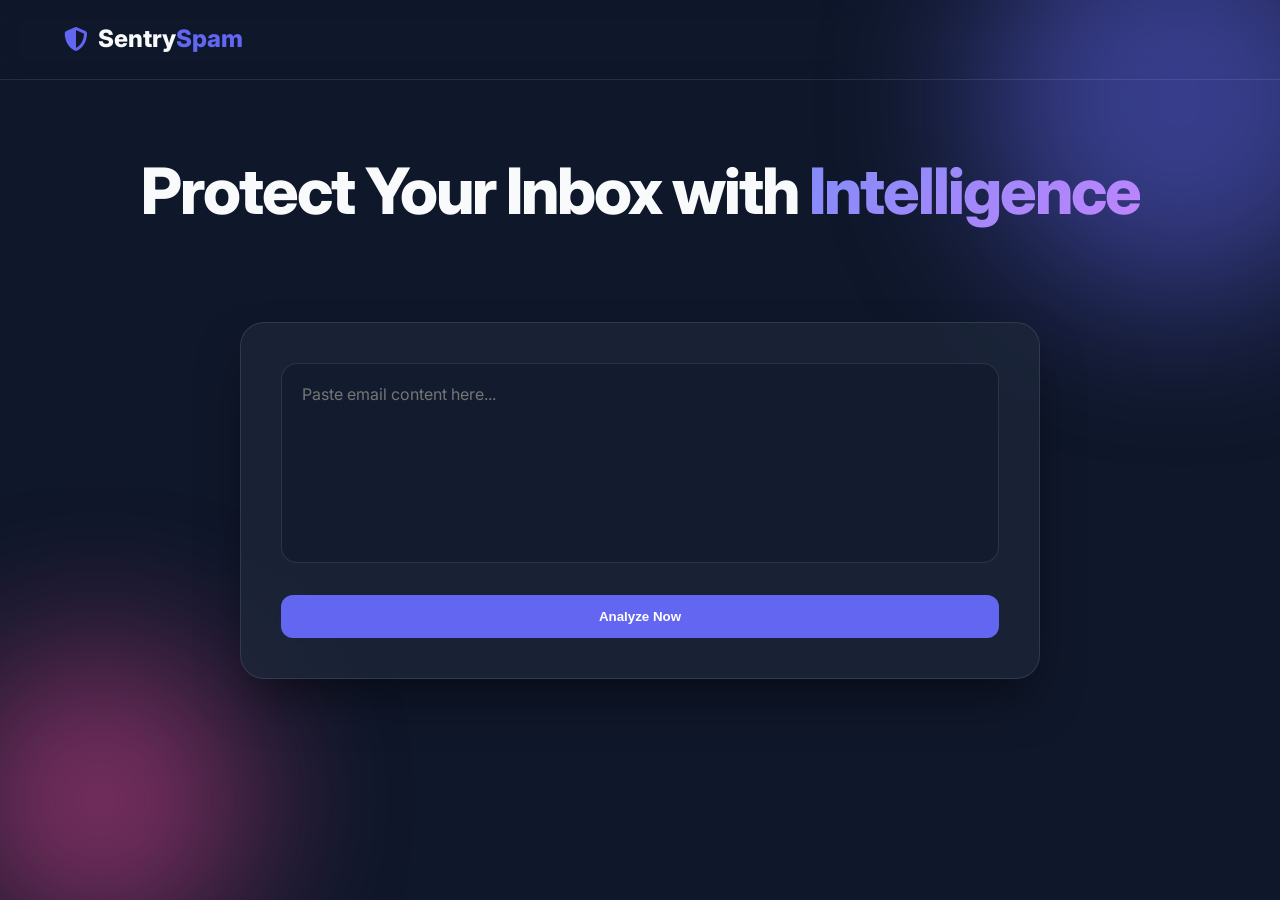
<file: index.html>
<!DOCTYPE html>
<html lang="en">
<head>
    <meta charset="UTF-8">
    <meta name="viewport" content="width=device-width, initial-scale=1.0">
    <title>SentrySpam | Premium Email AI</title>
    <meta name="description" content="AI-powered email spam detection with state-of-the-art accuracy.">
    <link rel="preconnect" href="https://fonts.googleapis.com">
    <link rel="preconnect" href="https://fonts.gstatic.com" crossorigin>
    <link href="https://fonts.googleapis.com/css2?family=Inter:wght@300;400;600;800&display=swap" rel="stylesheet">
    <link rel="stylesheet" href="https://cdnjs.cloudflare.com/ajax/libs/font-awesome/6.4.0/css/all.min.css">
    <style>
        :root {
            --primary: #6366f1;
            --primary-dark: #4f46e5;
            --accent: #10b981;
            --danger: #ef4444;
            --bg-dark: #0f172a;
            --glass-bg: rgba(30, 41, 59, 0.7);
            --glass-border: rgba(255, 255, 255, 0.1);
            --text-main: #f8fafc;
            --text-muted: #94a3b8;
            --transition: all 0.3s cubic-bezier(0.4, 0, 0.2, 1);
        }

        * { margin: 0; padding: 0; box-sizing: border-box; }

        body {
            font-family: 'Inter', sans-serif;
            background-color: var(--bg-dark);
            color: var(--text-main);
            line-height: 1.6;
            overflow-x: hidden;
            min-height: 100vh;
        }

        .background-blobs {
            position: fixed; top: 0; left: 0; width: 100%; height: 100%;
            z-index: -1; filter: blur(80px); opacity: 0.5;
        }

        .blob { position: absolute; border-radius: 50%; }
        .blob-1 { width: 400px; height: 400px; background: var(--primary); top: -100px; right: -100px; animation: move 20s infinite alternate; }
        .blob-2 { width: 300px; height: 300px; background: #ec4899; bottom: -50px; left: -50px; animation: move 15s infinite alternate-reverse; }

        @keyframes move {
            from { transform: translate(0, 0) scale(1); }
            to { transform: translate(100px, 100px) scale(1.2); }
        }

        nav { height: 80px; display: flex; align-items: center; border-bottom: 1px solid var(--glass-border); backdrop-filter: blur(10px); position: sticky; top: 0; z-index: 100; }
        .nav-container { max-width: 1200px; width: 90%; margin: 0 auto; display: flex; justify-content: space-between; align-items: center; }
        .logo { display: flex; align-items: center; gap: 10px; font-size: 1.5rem; font-weight: 800; }
        .logo i { color: var(--primary); }
        .logo span span { color: var(--primary); }

        main { max-width: 1200px; width: 90%; margin: 60px auto; }
        .hero { text-align: center; margin-bottom: 80px; }
        .hero h1 { font-size: 4rem; font-weight: 800; margin-bottom: 20px; letter-spacing: -2px; }
        .gradient-text { background: linear-gradient(135deg, #818cf8 0%, #c084fc 100%); -webkit-background-clip: text; -webkit-text-fill-color: transparent; }
        
        .glass-card { background: var(--glass-bg); backdrop-filter: blur(20px); border: 1px solid var(--glass-border); border-radius: 24px; padding: 40px; box-shadow: 0 25px 50px -12px rgba(0, 0, 0, 0.5); max-width: 800px; margin: 0 auto; }
        
        textarea { width: 100%; height: 200px; background: rgba(15, 23, 42, 0.5); border: 1px solid var(--glass-border); border-radius: 16px; padding: 20px; color: var(--text-main); font-family: inherit; font-size: 1rem; resize: none; margin-bottom: 24px; }
        
        .actions { display: flex; gap: 16px; }
        .primary-btn { background: var(--primary); color: white; border: none; padding: 14px 32px; border-radius: 12px; font-weight: 600; cursor: pointer; flex: 1; transition: var(--transition); }
        .primary-btn:hover { background: var(--primary-dark); transform: translateY(-2px); }

        .result-container { margin-top: 30px; padding: 20px; border-radius: 16px; background: rgba(255, 255, 255, 0.03); display: none; }
        .progress-bg { height: 8px; background: rgba(255, 255, 255, 0.1); border-radius: 4px; overflow: hidden; margin-top: 10px; }
        .progress-fill { height: 100%; width: 0; transition: width 1s; }
        .bg-spam { background: var(--danger); }
        .bg-ham { background: var(--accent); }
    </style>
</head>
<body>
    <div class="background-blobs"><div class="blob blob-1"></div><div class="blob blob-2"></div></div>
    <nav><div class="nav-container"><div class="logo"><i class="fas fa-shield-halved"></i><span>Sentry<span>Spam</span></span></div></div></nav>
    <main>
        <section class="hero"><h1>Protect Your Inbox with <span class="gradient-text">Intelligence</span></h1></section>
        <div class="glass-card">
            <textarea id="email-text" placeholder="Paste email content here..."></textarea>
            <div class="actions">
                <button id="analyze-btn" class="primary-btn">Analyze Now</button>
            </div>
            <div id="result-container" class="result-container">
                <h3 id="result-label">Result</h3>
                <div class="progress-bg"><div id="progress-fill" class="progress-fill"></div></div>
            </div>
        </div>
    </main>
    <script>
        // Note: In a real deployment, this URL would be your Render/HuggingFace URL
        const API_URL = 'https://cruel-coats-kiss.loca.lt'; 

        document.getElementById('analyze-btn').addEventListener('click', async () => {
            const text = document.getElementById('email-text').value;
            const btn = document.getElementById('analyze-btn');
            const result = document.getElementById('result-container');
            
            btn.textContent = 'Analyzing...';
            
            try {
                const response = await fetch(`${API_URL}/analyze`, {
                    method: 'POST',
                    headers: { 'Content-Type': 'application/json' },
                    body: JSON.stringify({ text })
                });
                const data = await response.json();
                
                result.style.display = 'block';
                document.getElementById('result-label').textContent = `Result: ${data.label.toUpperCase()} (${data.confidence}%)`;
                const fill = document.getElementById('progress-fill');
                fill.className = `progress-fill ${data.label.toLowerCase() === 'spam' ? 'bg-spam' : 'bg-ham'}`;
                fill.style.width = `${data.confidence}%`;
            } catch (e) {
                alert('Connection to AI Engine failed. Make sure your local server and tunnel are running!');
            } finally {
                btn.textContent = 'Analyze Now';
            }
        });
    </script>
</body>
</html>
</file>
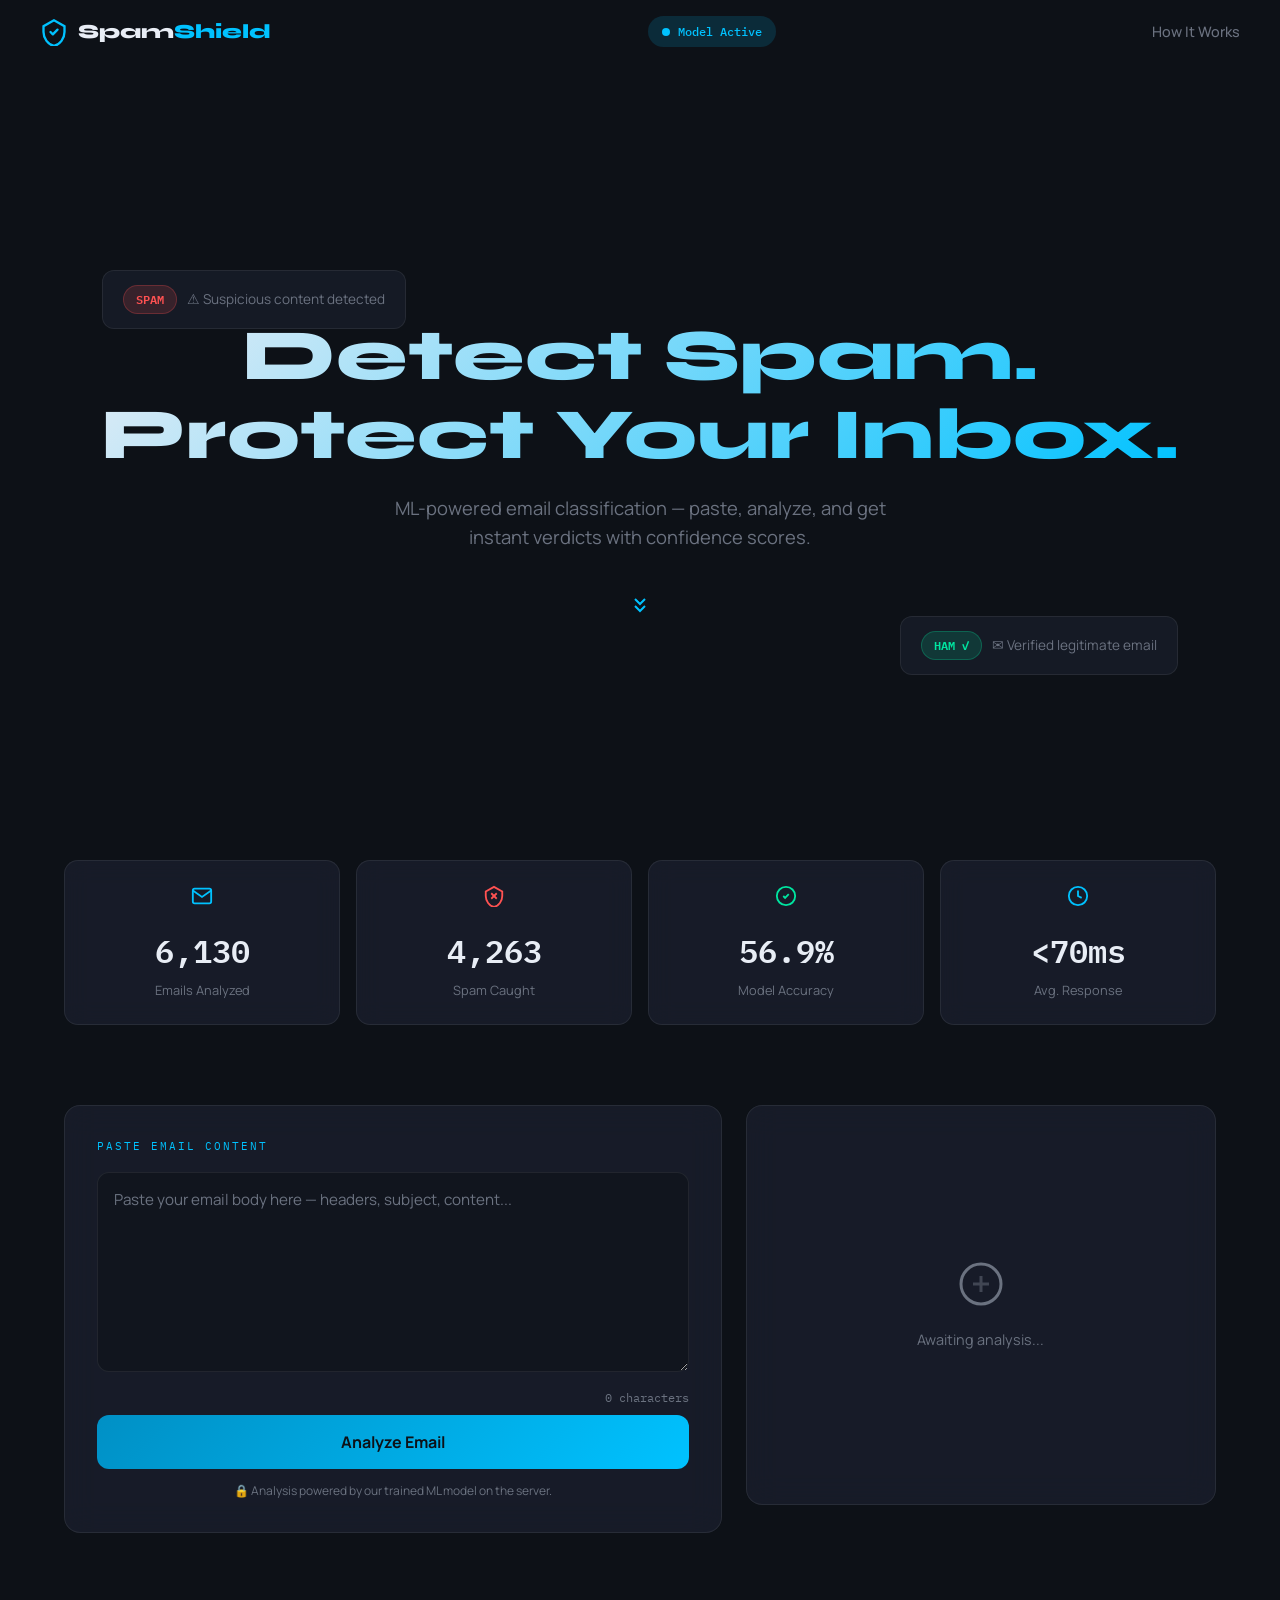
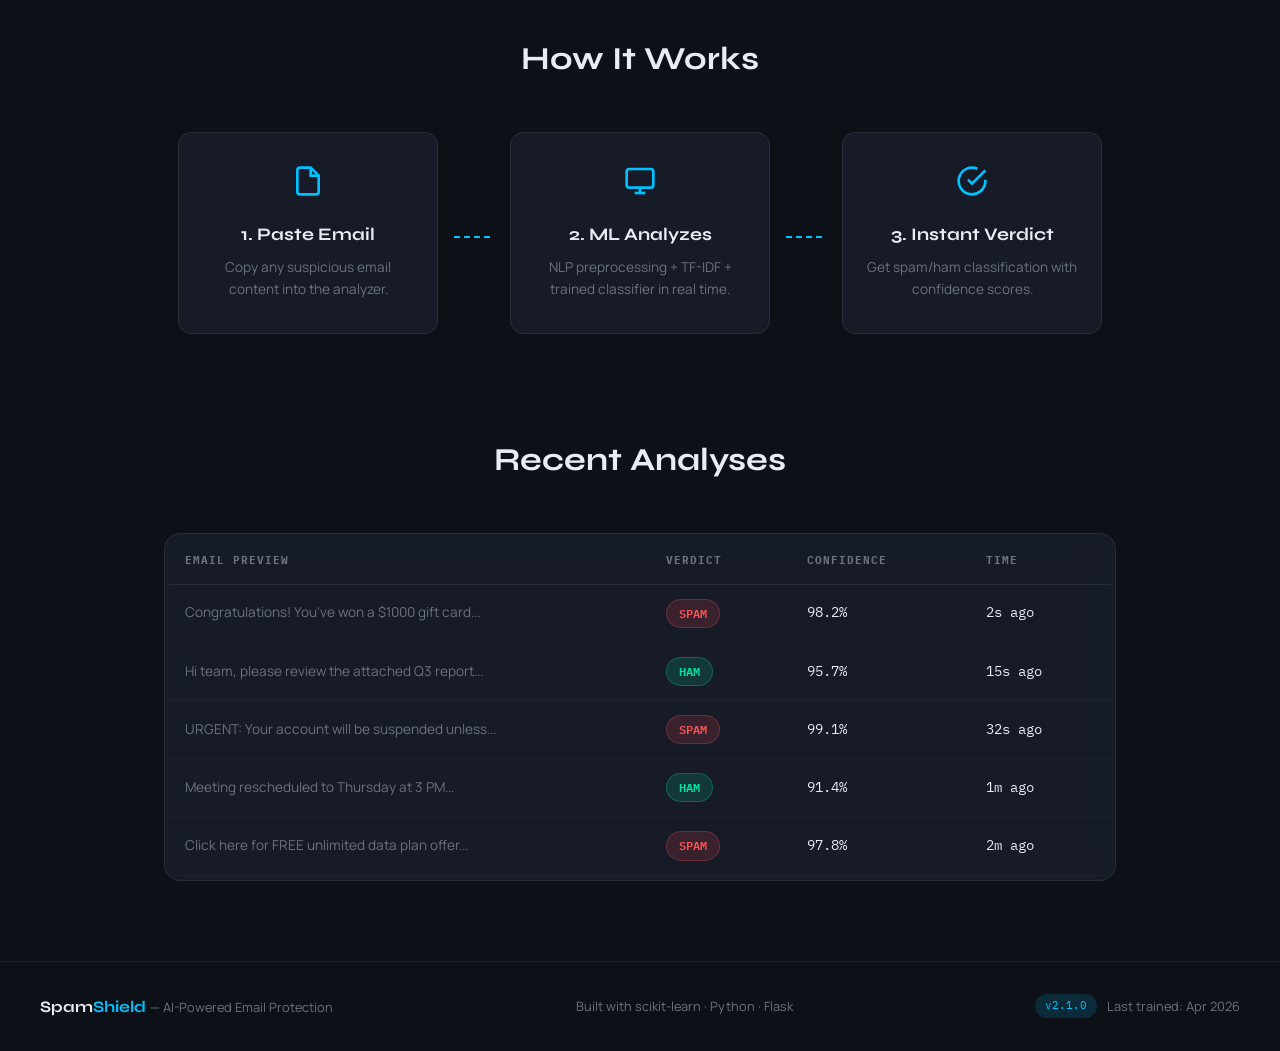
<file: templates/index.html>
<!DOCTYPE html>
<html lang="en">
<head>
    <meta charset="UTF-8">
    <meta name="viewport" content="width=device-width, initial-scale=1.0">
    <title>SpamShield — AI Email Spam Detector</title>
    <meta name="description" content="Detect spam emails instantly with machine learning. SpamShield uses NLP and trained classifiers for real-time email classification.">
    <link rel="preconnect" href="https://fonts.googleapis.com">
    <link rel="preconnect" href="https://fonts.gstatic.com" crossorigin>
    <link href="https://fonts.googleapis.com/css2?family=Syne:wght@600;700;800&family=Manrope:wght@300;400;500;600;700&family=IBM+Plex+Mono:wght@400;500;600&display=swap" rel="stylesheet">
    <link rel="stylesheet" href="/static/css/style.css">
</head>
<body>
    <!-- Noise overlay -->
    <svg class="noise-overlay" width="100%" height="100%"><filter id="noise"><feTurbulence type="fractalNoise" baseFrequency="0.65" numOctaves="3" stitchTiles="stitch"/><feColorMatrix type="saturate" values="0"/></filter><rect width="100%" height="100%" filter="url(#noise)" opacity="0.03"/></svg>

    <!-- NAVBAR -->
    <nav class="navbar" id="navbar">
        <div class="nav-inner">
            <div class="nav-brand">
                <svg class="shield-icon" viewBox="0 0 24 24" width="28" height="28" fill="none" stroke="var(--accent-teal)" stroke-width="2"><path d="M12 2L3 7v5c0 5.55 3.84 10.74 9 12 5.16-1.26 9-6.45 9-12V7l-9-5z"/><path d="M9 12l2 2 4-4" stroke-linecap="round" stroke-linejoin="round"/></svg>
                <span class="brand-text">Spam<span class="brand-accent">Shield</span></span>
            </div>
            <div class="nav-status">
                <span class="status-dot"></span>
                <span class="status-text">Model Active</span>
            </div>
            <div class="nav-links">
                <a href="#how-it-works" class="nav-link">How It Works</a>
            </div>
        </div>
    </nav>

    <!-- HERO -->
    <section class="hero" id="hero">
        <div class="hero-bg-cards">
            <div class="float-card float-spam"><span class="chip chip-spam">SPAM</span><span class="float-text">⚠ Suspicious content detected</span></div>
            <div class="float-card float-ham"><span class="chip chip-ham">HAM ✓</span><span class="float-text">✉ Verified legitimate email</span></div>
        </div>
        <div class="hero-content">
            <h1 class="hero-title">Detect Spam.<br>Protect Your Inbox.</h1>
            <p class="hero-sub">ML-powered email classification — paste, analyze, and get instant verdicts with confidence scores.</p>
            <a href="#analyzer" class="scroll-arrow" aria-label="Scroll down">
                <svg width="24" height="24" viewBox="0 0 24 24" fill="none" stroke="currentColor" stroke-width="2"><path d="M7 13l5 5 5-5M7 6l5 5 5-5"/></svg>
            </a>
        </div>
    </section>

    <!-- STATS BAR -->
    <section class="stats-bar" id="stats-bar">
        <div class="stat-card" data-target="10482"><div class="stat-icon"><svg viewBox="0 0 24 24" width="22" height="22" fill="none" stroke="var(--accent-teal)" stroke-width="2"><path d="M4 4h16c1.1 0 2 .9 2 2v12c0 1.1-.9 2-2 2H4c-1.1 0-2-.9-2-2V6c0-1.1.9-2 2-2z"/><polyline points="22,6 12,13 2,6"/></svg></div><div class="stat-number" id="stat-emails">0</div><div class="stat-label">Emails Analyzed</div></div>
        <div class="stat-card" data-target="7291"><div class="stat-icon"><svg viewBox="0 0 24 24" width="22" height="22" fill="none" stroke="var(--spam-red)" stroke-width="2"><path d="M12 2L3 7v5c0 5.55 3.84 10.74 9 12 5.16-1.26 9-6.45 9-12V7l-9-5z"/><line x1="15" y1="9" x2="9" y2="15"/><line x1="9" y1="9" x2="15" y2="15"/></svg></div><div class="stat-number" id="stat-spam">0</div><div class="stat-label">Spam Caught</div></div>
        <div class="stat-card" data-target="97.4" data-suffix="%"><div class="stat-icon"><svg viewBox="0 0 24 24" width="22" height="22" fill="none" stroke="var(--ham-green)" stroke-width="2"><circle cx="12" cy="12" r="10"/><path d="M9 12l2 2 4-4"/></svg></div><div class="stat-number" id="stat-acc">0</div><div class="stat-label">Model Accuracy</div></div>
        <div class="stat-card" data-target="120" data-prefix="<" data-suffix="ms"><div class="stat-icon"><svg viewBox="0 0 24 24" width="22" height="22" fill="none" stroke="var(--accent-teal)" stroke-width="2"><circle cx="12" cy="12" r="10"/><polyline points="12 6 12 12 16 14"/></svg></div><div class="stat-number" id="stat-speed">0</div><div class="stat-label">Avg. Response</div></div>
    </section>

    <!-- ANALYZER -->
    <section class="analyzer" id="analyzer">
        <div class="analyzer-grid">
            <!-- LEFT: Input -->
            <div class="input-panel glass-card">
                <label class="section-label">PASTE EMAIL CONTENT</label>
                <textarea id="email-text" class="email-textarea" placeholder="Paste your email body here — headers, subject, content..." spellcheck="false"></textarea>
                <div class="textarea-footer">
                    <span class="char-count" id="char-count">0 characters</span>
                </div>
                <button class="analyze-btn" id="analyze-btn">
                    <span class="btn-text">Analyze Email</span>
                    <span class="btn-loader hidden"><span class="spinner"></span>Processing...</span>
                </button>
                <p class="privacy-note">🔒 Analysis powered by our trained ML model on the server.</p>
            </div>

            <!-- RIGHT: Results -->
            <div class="result-panel glass-card" id="result-panel">
                <!-- Empty State -->
                <div class="empty-state" id="empty-state">
                    <svg width="48" height="48" viewBox="0 0 24 24" fill="none" stroke="var(--text-muted)" stroke-width="1.5"><circle cx="12" cy="12" r="10"/><path d="M8 12h8M12 8v8" opacity="0.5"/></svg>
                    <p>Awaiting analysis...</p>
                </div>
                <!-- Results (hidden initially) -->
                <div class="results-content hidden" id="results-content">
                    <div class="verdict-badge" id="verdict-badge">SPAM</div>
                    <!-- Confidence Gauge -->
                    <div class="gauge-wrap">
                        <svg class="gauge-svg" viewBox="0 0 120 120">
                            <circle class="gauge-bg" cx="60" cy="60" r="50" fill="none" stroke="var(--border-subtle)" stroke-width="8" stroke-dasharray="236" stroke-dashoffset="0" transform="rotate(-90 60 60)"/>
                            <circle class="gauge-fill" id="gauge-fill" cx="60" cy="60" r="50" fill="none" stroke="var(--accent-teal)" stroke-width="8" stroke-linecap="round" stroke-dasharray="236" stroke-dashoffset="236" transform="rotate(-90 60 60)"/>
                        </svg>
                        <div class="gauge-label" id="gauge-label">0%</div>
                    </div>
                    <!-- Probability Bar -->
                    <div class="prob-bar-wrap">
                        <div class="prob-label">Spam vs Ham Probability</div>
                        <div class="prob-bar">
                            <div class="prob-spam" id="prob-spam" style="width:0%"></div>
                            <div class="prob-ham" id="prob-ham" style="width:0%"></div>
                        </div>
                        <div class="prob-labels"><span id="spam-pct">0%</span><span id="ham-pct">0%</span></div>
                    </div>
                    <!-- Flagged Keywords -->
                    <div class="keywords-section" id="keywords-section">
                        <div class="keywords-label">Flagged Keywords</div>
                        <div class="keywords-chips" id="keywords-chips"></div>
                    </div>
                </div>
            </div>
        </div>
    </section>

    <!-- HOW IT WORKS -->
    <section class="how-section" id="how-it-works">
        <h2 class="section-title">How It Works</h2>
        <div class="steps-row">
            <div class="step-card">
                <div class="step-icon"><svg viewBox="0 0 24 24" width="32" height="32" fill="none" stroke="var(--accent-teal)" stroke-width="2"><path d="M14 2H6a2 2 0 0 0-2 2v16a2 2 0 0 0 2 2h12a2 2 0 0 0 2-2V8z"/><polyline points="14 2 14 8 20 8"/></svg></div>
                <h3>1. Paste Email</h3>
                <p>Copy any suspicious email content into the analyzer.</p>
            </div>
            <div class="step-connector"><svg width="40" height="2"><line x1="0" y1="1" x2="40" y2="1" stroke="var(--accent-teal)" stroke-width="2" stroke-dasharray="6,4"/></svg></div>
            <div class="step-card">
                <div class="step-icon"><svg viewBox="0 0 24 24" width="32" height="32" fill="none" stroke="var(--accent-teal)" stroke-width="2"><rect x="2" y="3" width="20" height="14" rx="2"/><line x1="8" y1="21" x2="16" y2="21"/><line x1="12" y1="17" x2="12" y2="21"/></svg></div>
                <h3>2. ML Analyzes</h3>
                <p>NLP preprocessing + TF-IDF + trained classifier in real time.</p>
            </div>
            <div class="step-connector"><svg width="40" height="2"><line x1="0" y1="1" x2="40" y2="1" stroke="var(--accent-teal)" stroke-width="2" stroke-dasharray="6,4"/></svg></div>
            <div class="step-card">
                <div class="step-icon"><svg viewBox="0 0 24 24" width="32" height="32" fill="none" stroke="var(--accent-teal)" stroke-width="2"><path d="M22 11.08V12a10 10 0 1 1-5.93-9.14"/><polyline points="22 4 12 14.01 9 11.01"/></svg></div>
                <h3>3. Instant Verdict</h3>
                <p>Get spam/ham classification with confidence scores.</p>
            </div>
        </div>
    </section>

    <!-- RECENT TABLE -->
    <section class="recent-section" id="recent">
        <h2 class="section-title">Recent Analyses</h2>
        <div class="table-wrap glass-card">
            <table class="recent-table">
                <thead><tr><th>Email Preview</th><th>Verdict</th><th>Confidence</th><th>Time</th></tr></thead>
                <tbody id="recent-body">
                    <tr><td class="preview-cell">Congratulations! You've won a $1000 gift card...</td><td><span class="chip chip-spam">SPAM</span></td><td class="mono">98.2%</td><td class="mono">2s ago</td></tr>
                    <tr><td class="preview-cell">Hi team, please review the attached Q3 report...</td><td><span class="chip chip-ham">HAM</span></td><td class="mono">95.7%</td><td class="mono">15s ago</td></tr>
                    <tr><td class="preview-cell">URGENT: Your account will be suspended unless...</td><td><span class="chip chip-spam">SPAM</span></td><td class="mono">99.1%</td><td class="mono">32s ago</td></tr>
                    <tr><td class="preview-cell">Meeting rescheduled to Thursday at 3 PM...</td><td><span class="chip chip-ham">HAM</span></td><td class="mono">91.4%</td><td class="mono">1m ago</td></tr>
                    <tr><td class="preview-cell">Click here for FREE unlimited data plan offer...</td><td><span class="chip chip-spam">SPAM</span></td><td class="mono">97.8%</td><td class="mono">2m ago</td></tr>
                </tbody>
            </table>
        </div>
    </section>

    <!-- FOOTER -->
    <footer class="footer">
        <div class="footer-inner">
            <div class="footer-brand">Spam<span class="brand-accent">Shield</span> <span class="footer-tagline">— AI-Powered Email Protection</span></div>
            <div class="footer-mid">Built with scikit-learn · Python · Flask</div>
            <div class="footer-right"><span class="version-badge">v2.1.0</span> Last trained: Apr 2026</div>
        </div>
    </footer>

    <script src="/static/js/script.js"></script>
</body>
</html>
</file>
<file: static/css/style.css>
/* === SpamShield Design System === */
:root {
    --bg-primary: #0D1117;
    --bg-surface: #161B27;
    --bg-card: #1E2435;
    --accent-teal: #00C2FF;
    --accent-teal-glow: rgba(0, 194, 255, 0.15);
    --spam-red: #FF5252;
    --spam-glow: rgba(255, 82, 82, 0.15);
    --ham-green: #00E5A0;
    --ham-glow: rgba(0, 229, 160, 0.15);
    --text-primary: #E8EDF5;
    --text-muted: #6B7280;
    --border-subtle: rgba(255,255,255,0.07);
    --ease: cubic-bezier(0.4, 0, 0.2, 1);
}

*, *::before, *::after { box-sizing: border-box; margin: 0; padding: 0; }
html { scroll-behavior: smooth; }

body {
    font-family: 'Manrope', sans-serif;
    background: var(--bg-primary);
    color: var(--text-primary);
    line-height: 1.6;
    overflow-x: hidden;
    -webkit-font-smoothing: antialiased;
}

::selection { background: var(--accent-teal); color: var(--bg-primary); }

::-webkit-scrollbar { width: 6px; }
::-webkit-scrollbar-track { background: var(--bg-primary); }
::-webkit-scrollbar-thumb { background: var(--accent-teal); border-radius: 3px; }

.noise-overlay { position: fixed; top: 0; left: 0; width: 100%; height: 100%; pointer-events: none; z-index: 9999; opacity: 0.03; }

/* === GLASS === */
.glass-card {
    background: rgba(30, 36, 53, 0.6);
    backdrop-filter: blur(16px);
    -webkit-backdrop-filter: blur(16px);
    border: 1px solid var(--border-subtle);
    border-radius: 16px;
}

/* === NAVBAR === */
.navbar {
    position: fixed; top: 0; left: 0; right: 0; z-index: 100;
    padding: 0 24px; height: 64px;
    transition: all 0.3s var(--ease);
    border-bottom: 1px solid transparent;
}
.navbar.scrolled {
    background: rgba(13, 17, 23, 0.8);
    backdrop-filter: blur(20px);
    -webkit-backdrop-filter: blur(20px);
    border-bottom-color: var(--border-subtle);
}
.nav-inner { max-width: 1200px; margin: 0 auto; height: 100%; display: flex; align-items: center; justify-content: space-between; }
.nav-brand { display: flex; align-items: center; gap: 10px; }
.brand-text { font-family: 'Syne', sans-serif; font-weight: 800; font-size: 1.25rem; color: var(--text-primary); }
.brand-accent { color: var(--accent-teal); }

.nav-status { display: flex; align-items: center; gap: 8px; padding: 6px 14px; border-radius: 20px; background: var(--accent-teal-glow); }
.status-dot { width: 8px; height: 8px; border-radius: 50%; background: var(--accent-teal); animation: pulse-dot 2s ease-in-out infinite; }
@keyframes pulse-dot { 0%, 100% { box-shadow: 0 0 0 0 rgba(0,194,255,0.4); } 50% { box-shadow: 0 0 0 6px rgba(0,194,255,0); } }
.status-text { font-family: 'IBM Plex Mono', monospace; font-size: 0.75rem; color: var(--accent-teal); font-weight: 500; }

.nav-link { color: var(--text-muted); text-decoration: none; font-size: 0.9rem; font-weight: 500; transition: color 0.2s; }
.nav-link:hover { color: var(--accent-teal); }

/* === HERO === */
.hero {
    min-height: 100vh; display: flex; align-items: center; justify-content: center;
    position: relative; text-align: center; padding: 120px 24px 80px;
    overflow: hidden;
}
.hero-content { position: relative; z-index: 2; animation: fadeInUp 0.8s var(--ease) both; }
.hero-title {
    font-family: 'Syne', sans-serif; font-weight: 800;
    font-size: clamp(2.5rem, 6vw, 4.5rem);
    line-height: 1.1; margin-bottom: 20px;
    background: linear-gradient(135deg, var(--text-primary) 0%, var(--accent-teal) 100%);
    -webkit-background-clip: text; -webkit-text-fill-color: transparent;
    background-clip: text;
}
.hero-sub { font-size: 1.15rem; color: var(--text-muted); max-width: 520px; margin: 0 auto 40px; animation: fadeInUp 0.8s var(--ease) 0.15s both; }

.scroll-arrow { display: inline-block; color: var(--accent-teal); animation: bounce 2s infinite, fadeInUp 0.8s var(--ease) 0.3s both; }
@keyframes bounce { 0%, 100% { transform: translateY(0); } 50% { transform: translateY(8px); } }
@keyframes fadeInUp { from { opacity: 0; transform: translateY(24px); } to { opacity: 1; transform: translateY(0); } }

/* Floating cards */
.hero-bg-cards { position: absolute; inset: 0; z-index: 1; pointer-events: none; }
.float-card {
    position: absolute; padding: 14px 20px; border-radius: 12px;
    display: flex; align-items: center; gap: 10px;
    font-size: 0.85rem; color: var(--text-muted);
    border: 1px solid var(--border-subtle);
    background: rgba(30,36,53,0.5); backdrop-filter: blur(8px);
}
.float-spam { top: 30%; left: 8%; animation: floatA 8s ease-in-out infinite; }
.float-ham { bottom: 25%; right: 8%; animation: floatB 9s ease-in-out infinite; }
@keyframes floatA { 0%, 100% { transform: translateY(0) rotate(-2deg); } 50% { transform: translateY(-20px) rotate(1deg); } }
@keyframes floatB { 0%, 100% { transform: translateY(0) rotate(1deg); } 50% { transform: translateY(-18px) rotate(-2deg); } }

.float-text { display: none; }
@media (min-width: 768px) { .float-text { display: inline; } }

/* Chips */
.chip { padding: 4px 12px; border-radius: 20px; font-family: 'IBM Plex Mono', monospace; font-size: 0.75rem; font-weight: 600; display: inline-block; }
.chip-spam { background: var(--spam-glow); color: var(--spam-red); border: 1px solid rgba(255,82,82,0.25); }
.chip-ham { background: var(--ham-glow); color: var(--ham-green); border: 1px solid rgba(0,229,160,0.25); }

/* === STATS BAR === */
.stats-bar {
    display: grid; grid-template-columns: repeat(4, 1fr); gap: 16px;
    max-width: 1200px; margin: -40px auto 0; padding: 0 24px;
    position: relative; z-index: 3;
}
.stat-card {
    background: rgba(30,36,53,0.6); backdrop-filter: blur(12px);
    border: 1px solid var(--border-subtle); border-radius: 14px;
    padding: 24px 20px; text-align: center;
    transition: transform 0.3s var(--ease), box-shadow 0.3s var(--ease);
}
.stat-card:hover { transform: translateY(-4px); box-shadow: 0 8px 30px rgba(0,0,0,0.3); }
.stat-icon { margin-bottom: 10px; }
.stat-number { font-family: 'IBM Plex Mono', monospace; font-size: 2rem; font-weight: 600; color: var(--text-primary); }
.stat-label { font-size: 0.8rem; color: var(--text-muted); margin-top: 4px; }

/* === ANALYZER === */
.analyzer { max-width: 1200px; margin: 80px auto; padding: 0 24px; }
.analyzer-grid { display: grid; grid-template-columns: 1.4fr 1fr; gap: 24px; align-items: start; }

.input-panel { padding: 32px; }
.section-label { font-family: 'IBM Plex Mono', monospace; font-size: 0.7rem; color: var(--accent-teal); letter-spacing: 2px; text-transform: uppercase; margin-bottom: 16px; display: block; }
.email-textarea {
    width: 100%; min-height: 200px; background: rgba(13,17,23,0.5);
    border: 1px solid var(--border-subtle); border-radius: 12px;
    padding: 16px; color: var(--text-primary); font-family: 'Manrope', sans-serif;
    font-size: 0.95rem; resize: vertical; outline: none;
    transition: border-color 0.3s;
}
.email-textarea::placeholder { color: var(--text-muted); }
.email-textarea:focus { border-color: var(--accent-teal); }

.textarea-footer { display: flex; justify-content: flex-end; padding: 8px 0; }
.char-count { font-family: 'IBM Plex Mono', monospace; font-size: 0.75rem; color: var(--text-muted); }

.analyze-btn {
    width: 100%; padding: 16px; border: none; border-radius: 12px; cursor: pointer;
    font-family: 'Manrope', sans-serif; font-size: 1rem; font-weight: 700;
    background: linear-gradient(135deg, #0090c5, var(--accent-teal));
    color: var(--bg-primary); position: relative; overflow: hidden;
    transition: transform 0.2s var(--ease), box-shadow 0.3s;
}
.analyze-btn:hover { transform: translateY(-2px); box-shadow: 0 6px 24px rgba(0,194,255,0.3); }
.analyze-btn:active { transform: translateY(0); }
.analyze-btn:disabled { opacity: 0.7; cursor: not-allowed; transform: none; }

/* Shimmer on hover */
.analyze-btn::after {
    content: ''; position: absolute; top: 0; left: -100%; width: 60%; height: 100%;
    background: linear-gradient(90deg, transparent, rgba(255,255,255,0.2), transparent);
    transition: none;
}
.analyze-btn:hover::after { left: 150%; transition: left 0.6s; }

.btn-loader { display: flex; align-items: center; justify-content: center; gap: 8px; }
.spinner { width: 18px; height: 18px; border: 2px solid rgba(0,0,0,0.2); border-top-color: var(--bg-primary); border-radius: 50%; animation: spin 0.6s linear infinite; display: inline-block; }
@keyframes spin { to { transform: rotate(360deg); } }

.privacy-note { font-size: 0.75rem; color: var(--text-muted); text-align: center; margin-top: 12px; }

.hidden { display: none !important; }

/* RESULT PANEL */
.result-panel { padding: 32px; min-height: 400px; display: flex; align-items: center; justify-content: center; }
.empty-state { text-align: center; color: var(--text-muted); }
.empty-state p { margin-top: 12px; font-size: 0.9rem; }

.results-content { width: 100%; text-align: center; animation: resultReveal 0.5s var(--ease) both; }
@keyframes resultReveal { from { opacity: 0; transform: translateY(20px); } to { opacity: 1; transform: translateY(0); } }

.verdict-badge {
    font-family: 'Syne', sans-serif; font-weight: 800; font-size: 2.5rem;
    letter-spacing: 2px; margin-bottom: 24px;
    animation: verdictPop 0.4s cubic-bezier(0.34, 1.56, 0.64, 1) both;
}
@keyframes verdictPop { from { opacity: 0; transform: scale(0); } 60% { transform: scale(1.08); } to { opacity: 1; transform: scale(1); } }
.verdict-spam { color: var(--spam-red); text-shadow: 0 0 40px var(--spam-glow), 0 0 80px rgba(255,82,82,0.08); }
.verdict-ham { color: var(--ham-green); text-shadow: 0 0 40px var(--ham-glow), 0 0 80px rgba(0,229,160,0.08); }

/* Gauge */
.gauge-wrap { position: relative; width: 140px; height: 140px; margin: 0 auto 24px; }
.gauge-svg { width: 100%; height: 100%; }
.gauge-fill { transition: stroke-dashoffset 1.2s var(--ease); }
.gauge-label { position: absolute; inset: 0; display: flex; align-items: center; justify-content: center; font-family: 'IBM Plex Mono', monospace; font-size: 1.5rem; font-weight: 600; }

/* Prob bar */
.prob-bar-wrap { margin-bottom: 20px; }
.prob-label { font-size: 0.75rem; color: var(--text-muted); margin-bottom: 8px; }
.prob-bar { height: 10px; border-radius: 5px; background: var(--bg-primary); display: flex; overflow: hidden; }
.prob-spam { height: 100%; background: var(--spam-red); transition: width 1s var(--ease); border-radius: 5px 0 0 5px; }
.prob-ham { height: 100%; background: var(--ham-green); transition: width 1s var(--ease); border-radius: 0 5px 5px 0; }
.prob-labels { display: flex; justify-content: space-between; font-family: 'IBM Plex Mono', monospace; font-size: 0.75rem; margin-top: 6px; }
.prob-labels span:first-child { color: var(--spam-red); }
.prob-labels span:last-child { color: var(--ham-green); }

/* Keywords */
.keywords-section { text-align: left; }
.keywords-label { font-size: 0.75rem; color: var(--text-muted); margin-bottom: 8px; }
.keywords-chips { display: flex; flex-wrap: wrap; gap: 8px; }
.keyword-chip {
    padding: 4px 12px; border-radius: 20px; font-family: 'IBM Plex Mono', monospace;
    font-size: 0.7rem; font-weight: 500;
    background: rgba(255,183,77,0.12); color: #FFB74D; border: 1px solid rgba(255,183,77,0.2);
    animation: chipIn 0.3s var(--ease) both;
}

@keyframes chipIn { from { opacity: 0; transform: scale(0.8); } to { opacity: 1; transform: scale(1); } }

/* === HOW IT WORKS === */
.how-section { max-width: 1000px; margin: 100px auto; padding: 0 24px; text-align: center; }
.section-title { font-family: 'Syne', sans-serif; font-weight: 700; font-size: 2rem; margin-bottom: 48px; }
.steps-row { display: flex; align-items: center; justify-content: center; gap: 16px; }
.step-card { flex: 1; max-width: 260px; padding: 32px 20px; border-radius: 14px; background: var(--bg-surface); border: 1px solid var(--border-subtle); transition: transform 0.3s var(--ease); }
.step-card:hover { transform: translateY(-4px); }
.step-card h3 { font-family: 'Syne', sans-serif; font-size: 1.1rem; margin: 16px 0 8px; }
.step-card p { font-size: 0.85rem; color: var(--text-muted); }
.step-connector { flex-shrink: 0; }

/* === RECENT TABLE === */
.recent-section { max-width: 1000px; margin: 80px auto; padding: 0 24px; text-align: center; }
.table-wrap { overflow-x: auto; padding: 4px; }
.recent-table { width: 100%; border-collapse: collapse; text-align: left; }
.recent-table th { font-family: 'IBM Plex Mono', monospace; font-size: 0.7rem; color: var(--text-muted); text-transform: uppercase; letter-spacing: 1px; padding: 14px 16px; border-bottom: 1px solid var(--border-subtle); }
.recent-table td { padding: 14px 16px; font-size: 0.85rem; border-bottom: 1px solid rgba(255,255,255,0.03); }
.recent-table tr:hover td { background: rgba(0,194,255,0.03); }
.preview-cell { max-width: 300px; white-space: nowrap; overflow: hidden; text-overflow: ellipsis; color: var(--text-muted); }
.mono { font-family: 'IBM Plex Mono', monospace; font-size: 0.8rem; }

/* === FOOTER === */
.footer { border-top: 1px solid var(--border-subtle); padding: 32px 24px; margin-top: 80px; }
.footer-inner { max-width: 1200px; margin: 0 auto; display: flex; align-items: center; justify-content: space-between; flex-wrap: wrap; gap: 16px; }
.footer-brand { font-family: 'Syne', sans-serif; font-weight: 700; font-size: 1rem; }
.footer-tagline { color: var(--text-muted); font-family: 'Manrope', sans-serif; font-weight: 400; font-size: 0.8rem; }
.footer-mid { font-size: 0.8rem; color: var(--text-muted); }
.footer-right { display: flex; align-items: center; gap: 10px; font-size: 0.8rem; color: var(--text-muted); }
.version-badge { font-family: 'IBM Plex Mono', monospace; padding: 3px 10px; border-radius: 12px; background: var(--accent-teal-glow); color: var(--accent-teal); font-size: 0.7rem; }

/* === RESPONSIVE === */
@media (max-width: 768px) {
    .stats-bar { grid-template-columns: repeat(2, 1fr); margin-top: -20px; }
    .analyzer-grid { grid-template-columns: 1fr; }
    .steps-row { flex-direction: column; }
    .step-connector { transform: rotate(90deg); }
    .nav-status { display: none; }
    .float-card { display: none; }
    .footer-inner { flex-direction: column; text-align: center; }
    .hero-title { font-size: 2.2rem; }
}

@media (max-width: 480px) {
    .stats-bar { grid-template-columns: 1fr 1fr; gap: 10px; }
    .stat-number { font-size: 1.5rem; }
    .recent-table th:nth-child(4), .recent-table td:nth-child(4) { display: none; }
}
</file>
